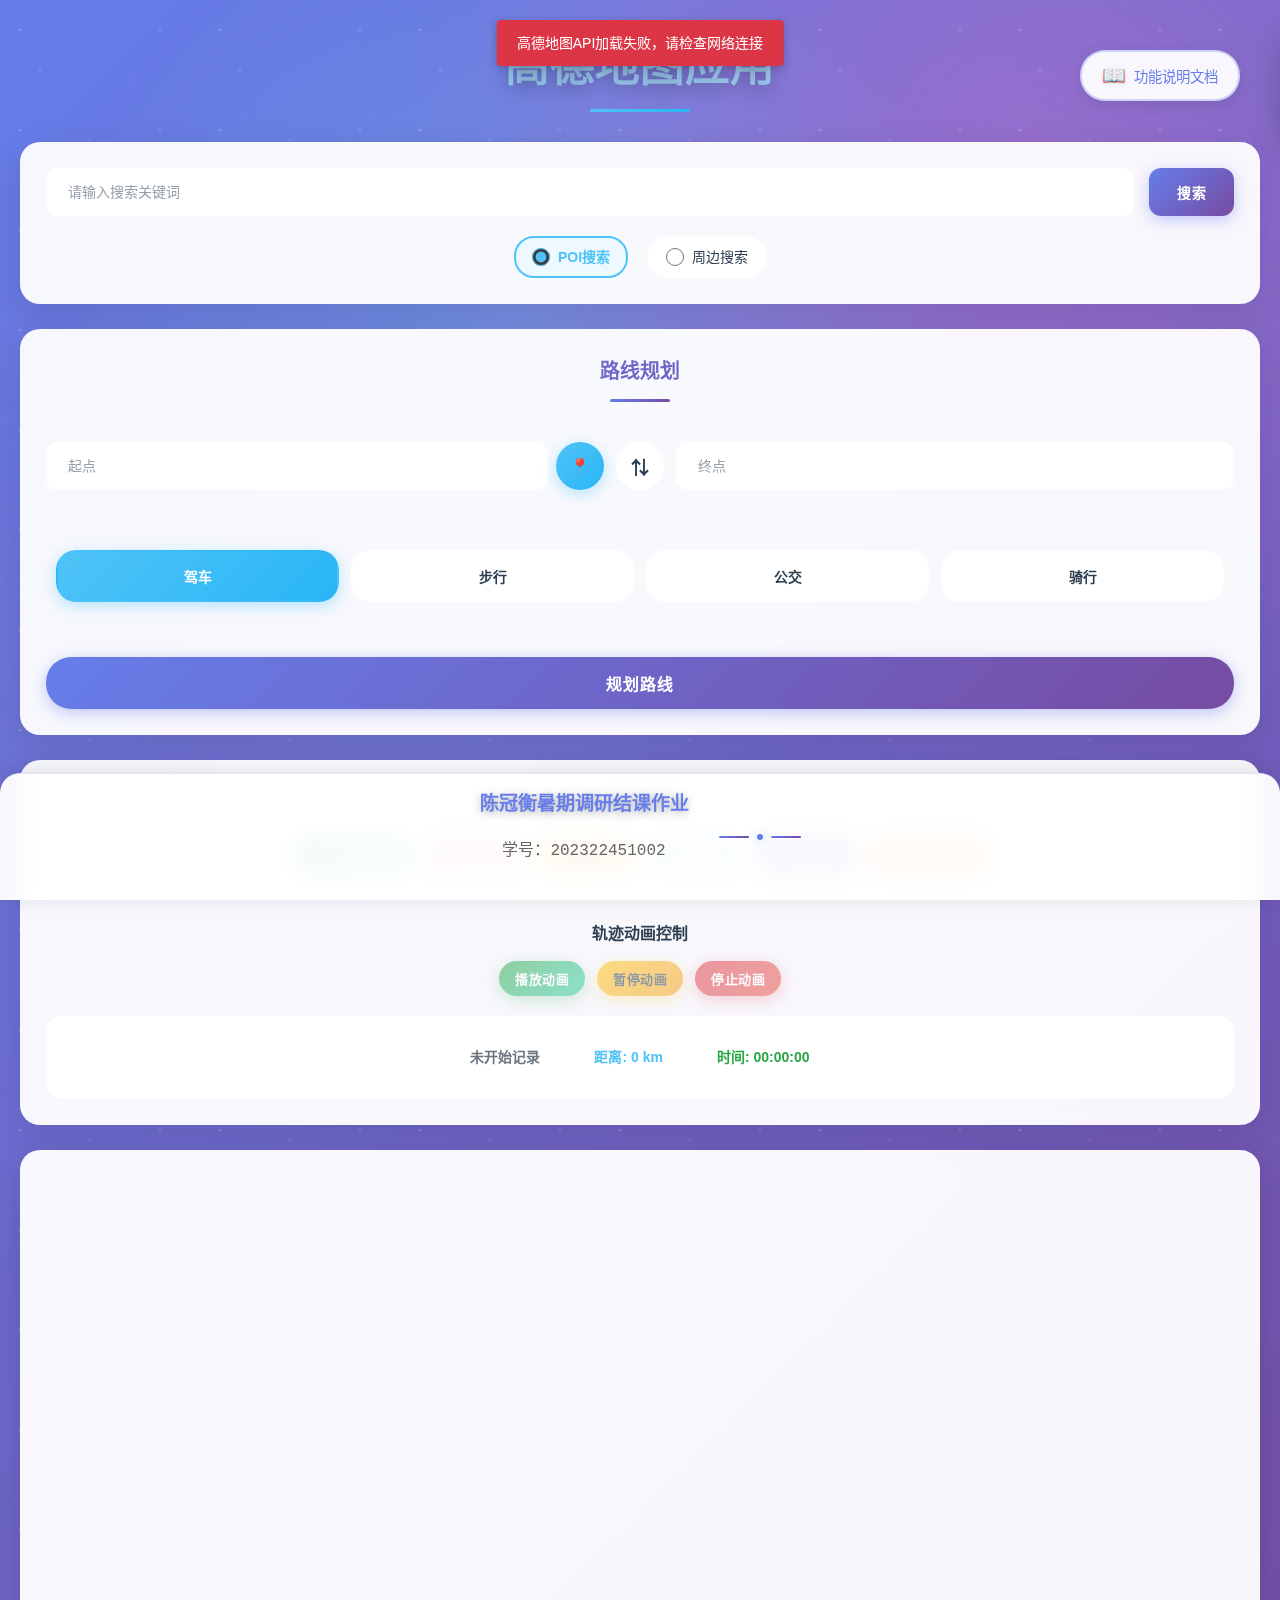
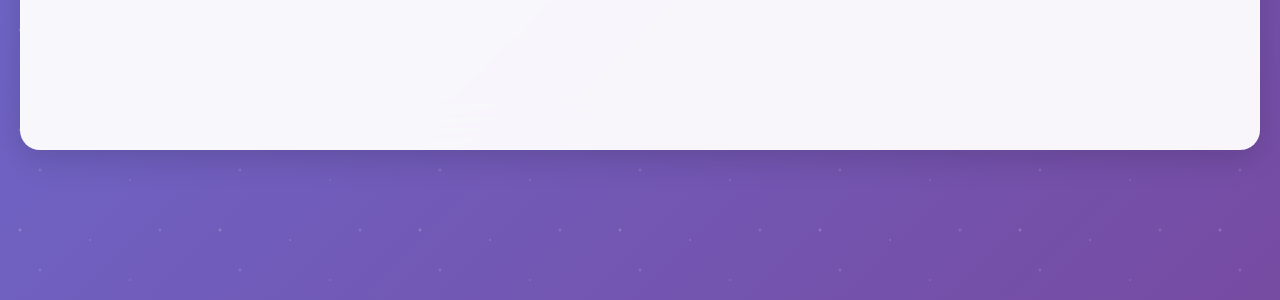
<file: 高德地图效果/index.html>
<!DOCTYPE html>
<html lang="zh-CN">
<head>
    <meta charset="UTF-8">
    <meta name="viewport" content="width=device-width, initial-scale=1.0">
    <title>高德地图应用</title>
    <!-- 引入拆分后的CSS文件 -->
    <link rel="stylesheet" href="css/base.css">
    <link rel="stylesheet" href="css/search.css">
    <link rel="stylesheet" href="css/route.css">
    <link rel="stylesheet" href="css/track.css">
    <link rel="stylesheet" href="css/map.css">
    <link rel="stylesheet" href="css/components.css">
    <link rel="stylesheet" href="css/animations.css">
</head>
<body>
    <div class="container">
        <header>
            <h1>高德地图应用</h1>
            <button id="help-btn" class="help-button" title="查看功能说明文档">
                <span class="help-icon">📖</span>
                <span class="help-text">功能说明文档</span>
            </button>
        </header>
        
        <div class="search-container">
            <div class="search-box">
                <input type="text" id="keyword" placeholder="请输入搜索关键词">
                <button id="search-btn">搜索</button>
            </div>
            <div class="search-options">
                <label><input type="radio" name="search-type" value="poi" checked><span>POI搜索</span></label>
                <label><input type="radio" name="search-type" value="around"><span>周边搜索</span></label>
            </div>
        </div>
        
        <div class="route-container">
            <div class="route-box">
                <h3>路线规划</h3>
                <div class="route-inputs">
                    <div class="input-group">
                        <input type="text" id="start-point" placeholder="起点">
                        <button id="current-location-btn" title="使用当前位置">📍</button>
                    </div>
                    <button id="swap-btn" title="交换起终点">⇅</button>
                    <div class="input-group">
                        <input type="text" id="end-point" placeholder="终点">
                    </div>
                </div>
                <div class="transport-options">
                    <button id="driving-btn" class="active">驾车</button>
                    <button id="walking-btn">步行</button>
                    <button id="transit-btn">公交</button>
                    <button id="riding-btn">骑行</button>
                </div>
                <button id="route-btn">规划路线</button>
            </div>
        </div>
        
        <div class="track-container">
            <div class="track-box">
                <h3>轨迹功能</h3>
                <div class="track-controls">
                    <button id="start-track-btn">开始记录轨迹</button>
                    <button id="stop-track-btn" disabled>停止记录</button>
                    <button id="clear-track-btn">清除轨迹</button>
                    <button id="save-track-btn" disabled>保存轨迹</button>
                    <button id="load-track-btn">加载轨迹</button>
                    <button id="demo-track-btn">加载预设轨迹</button>
                </div>
                <div class="track-animation-controls">
                    <h4>轨迹动画控制</h4>
                    <div class="animation-buttons">
                        <button id="play-track-btn" disabled>播放动画</button>
                        <button id="pause-track-btn" disabled>暂停动画</button>
                        <button id="stop-animation-btn" disabled>停止动画</button>
                    </div>
                </div>
                <div class="track-info">
                    <span id="track-status">未开始记录</span>
                    <span id="track-distance">距离: 0 km</span>
                    <span id="track-time">时间: 00:00:00</span>
                </div>
                <input type="file" id="track-file-input" accept=".json" style="display: none;">
            </div>
        </div>
        
        <div class="map-container">
            <div id="map"></div>
        </div>
        
        <div class="info-panel">
            <div class="panel-header">
                <h3>信息面板</h3>
                <button id="close-panel">×</button>
            </div>
            <div id="panel-content"></div>
        </div>
        
        <!-- 功能说明文档悬浮窗口 -->
        <div id="help-modal" class="help-modal">
            <div class="help-modal-content">
                <div class="help-modal-header">
                    <h2>📖 功能说明文档</h2>
                    <button id="close-help-modal" class="close-help-btn">×</button>
                </div>
                <div class="help-modal-body">
                    <iframe id="help-iframe" src="" frameborder="0"></iframe>
                </div>
            </div>
        </div>
    </div>
    
    <!-- 底部学生信息区域 -->
    <footer class="student-footer">
        <div class="footer-content">
            <div class="student-info">
                <span class="project-title">陈冠衡暑期调研结课作业</span>
                <span class="student-id">学号：202322451002</span>
            </div>
            <div class="footer-decoration">
                <div class="decoration-line"></div>
                <div class="decoration-dot"></div>
                <div class="decoration-line"></div>
            </div>
        </div>
    </footer>
    
    <!-- Canvas性能优化脚本 - 必须在高德地图API之前加载 -->
    <script src="js/canvas-optimizer.js"></script>
    
    <!-- 高德地图API安全密钥配置 -->
    <script type="text/javascript">
        window._AMapSecurityConfig = {
            securityJsCode: "045a4882fc3282b9bf01d689b11a06d7"
        };
        
        // 防止Chrome扩展通信错误
        window.addEventListener('error', function(e) {
            if (e.message && e.message.includes('Extension context invalidated')) {
                console.warn('Chrome扩展上下文失效，忽略此错误');
                e.preventDefault();
                return false;
            }
        });
        
        // 捕获未处理的Promise拒绝
        window.addEventListener('unhandledrejection', function(e) {
            if (e.reason && e.reason.message && e.reason.message.includes('message port closed')) {
                console.warn('消息端口关闭错误，忽略此错误');
                e.preventDefault();
                return false;
            }
        });
    </script>
    
    <!-- 高德地图API -->
    <script type="text/javascript" src="https://webapi.amap.com/maps?v=2.0&key=cc888f3fbd2b5c82cb3b842d8277c241"></script>
    <script type="text/javascript" src="https://webapi.amap.com/ui/1.1/main.js"></script>
    
    <!-- 引入拆分后的JS模块文件 -->
    <script src="js/utils.js"></script>
    <script src="js/map.js"></script>
    <script src="js/search.js"></script>
    <script src="js/route.js"></script>
    <script src="js/track.js"></script>
    <script src="js/help-modal.js"></script>
    <script src="js/app.js"></script>
</body>
</html>
</file>
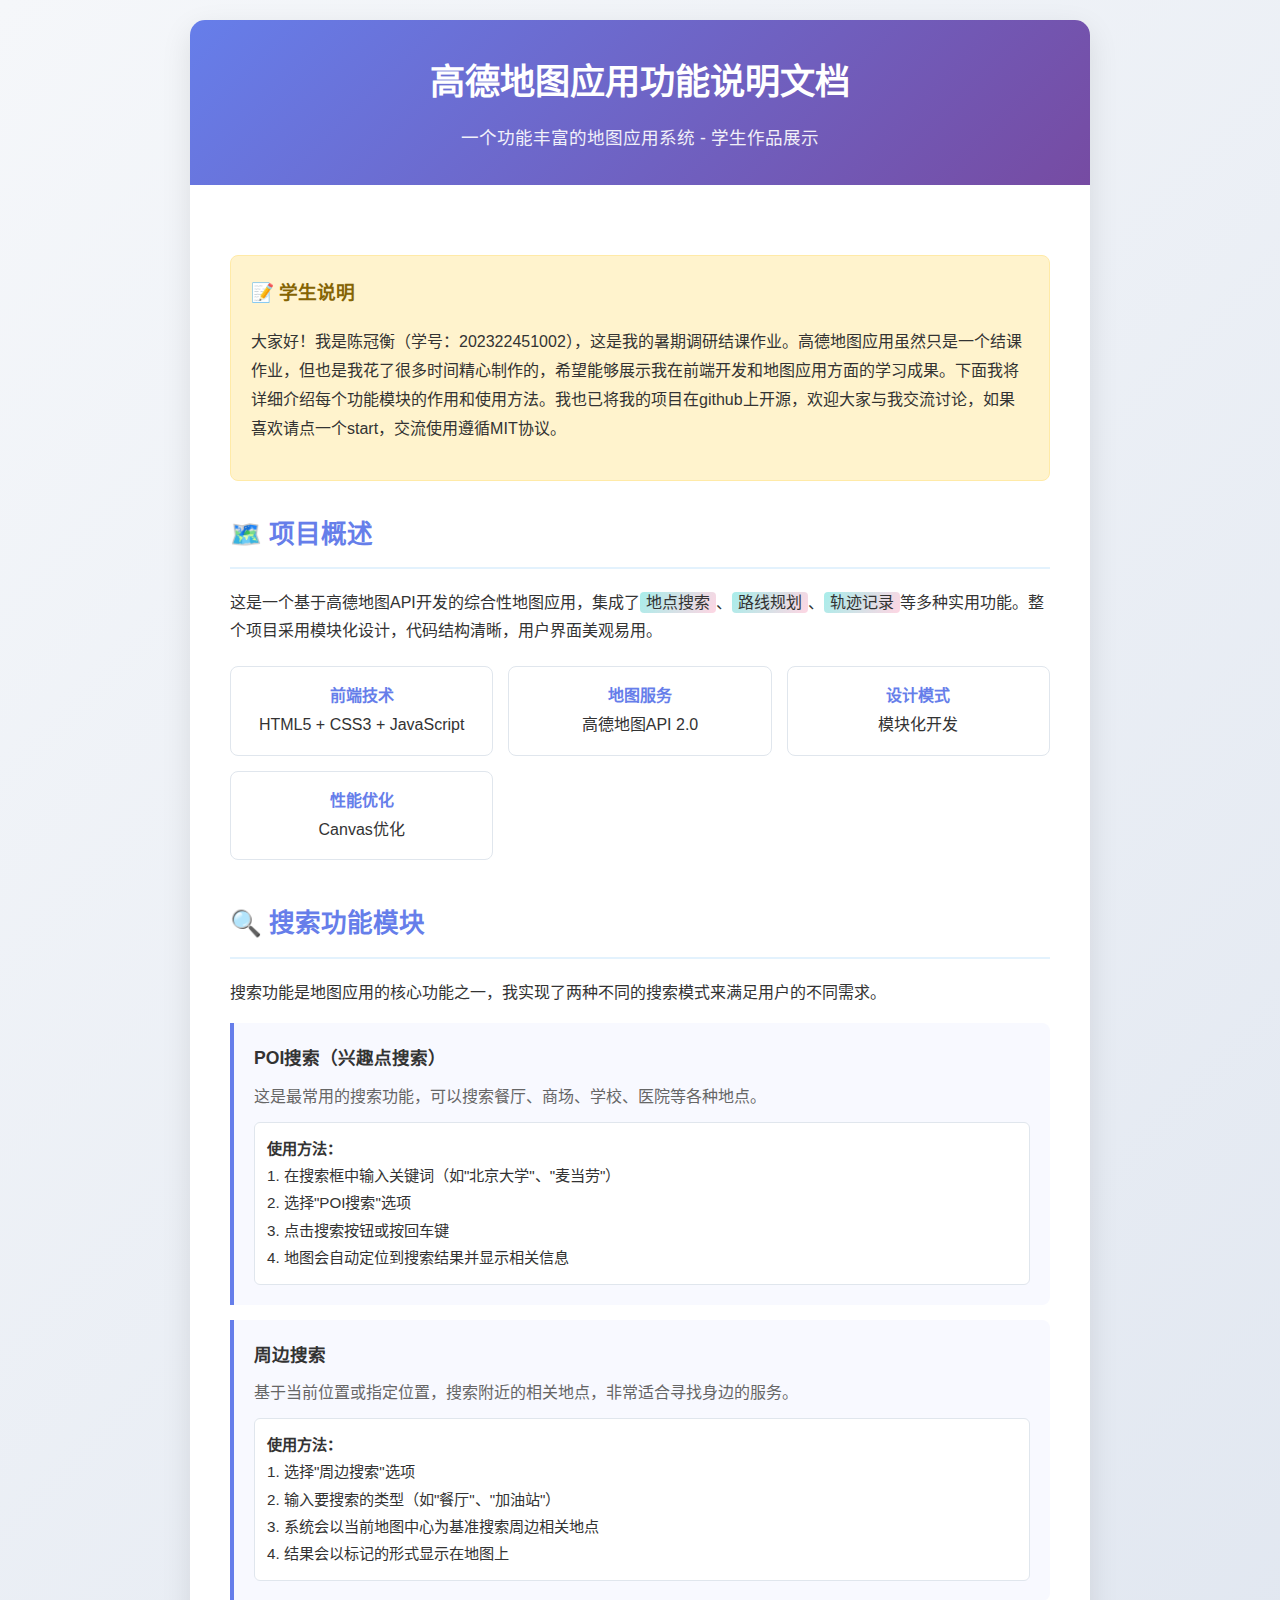
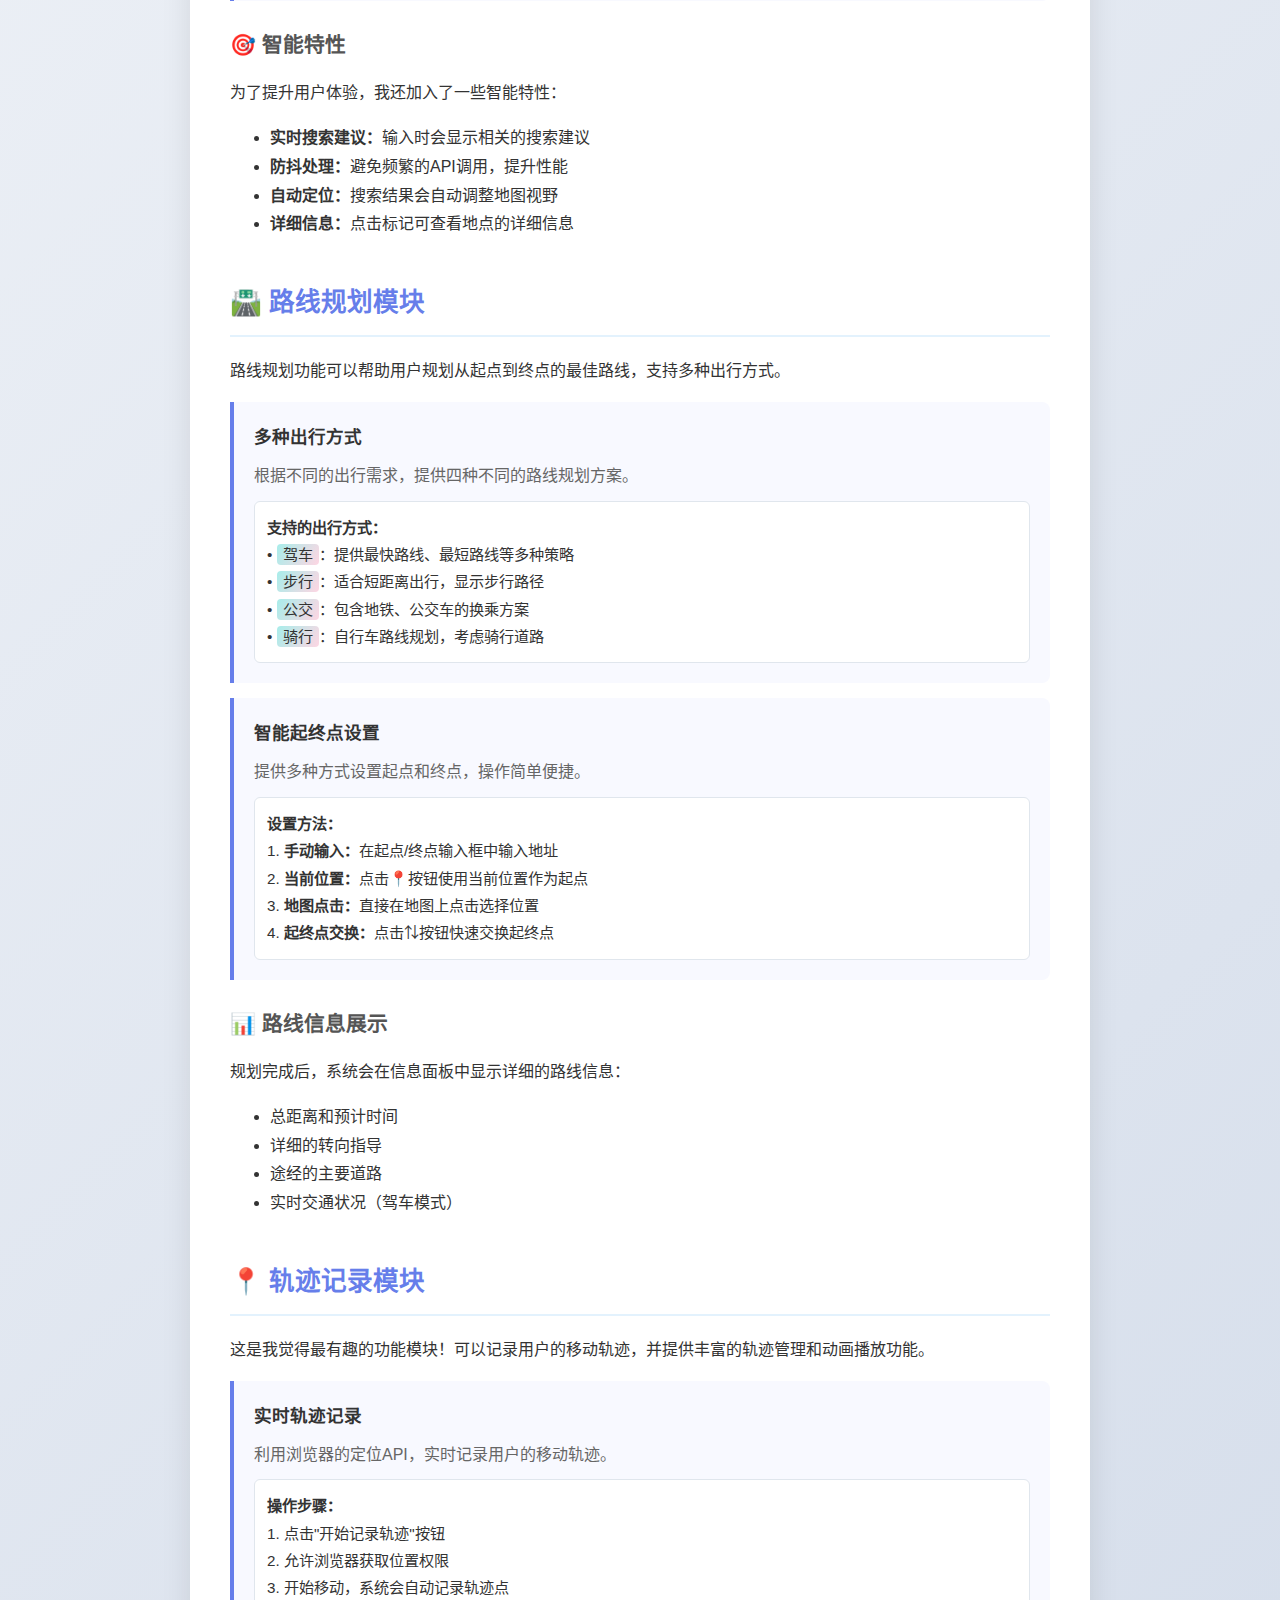
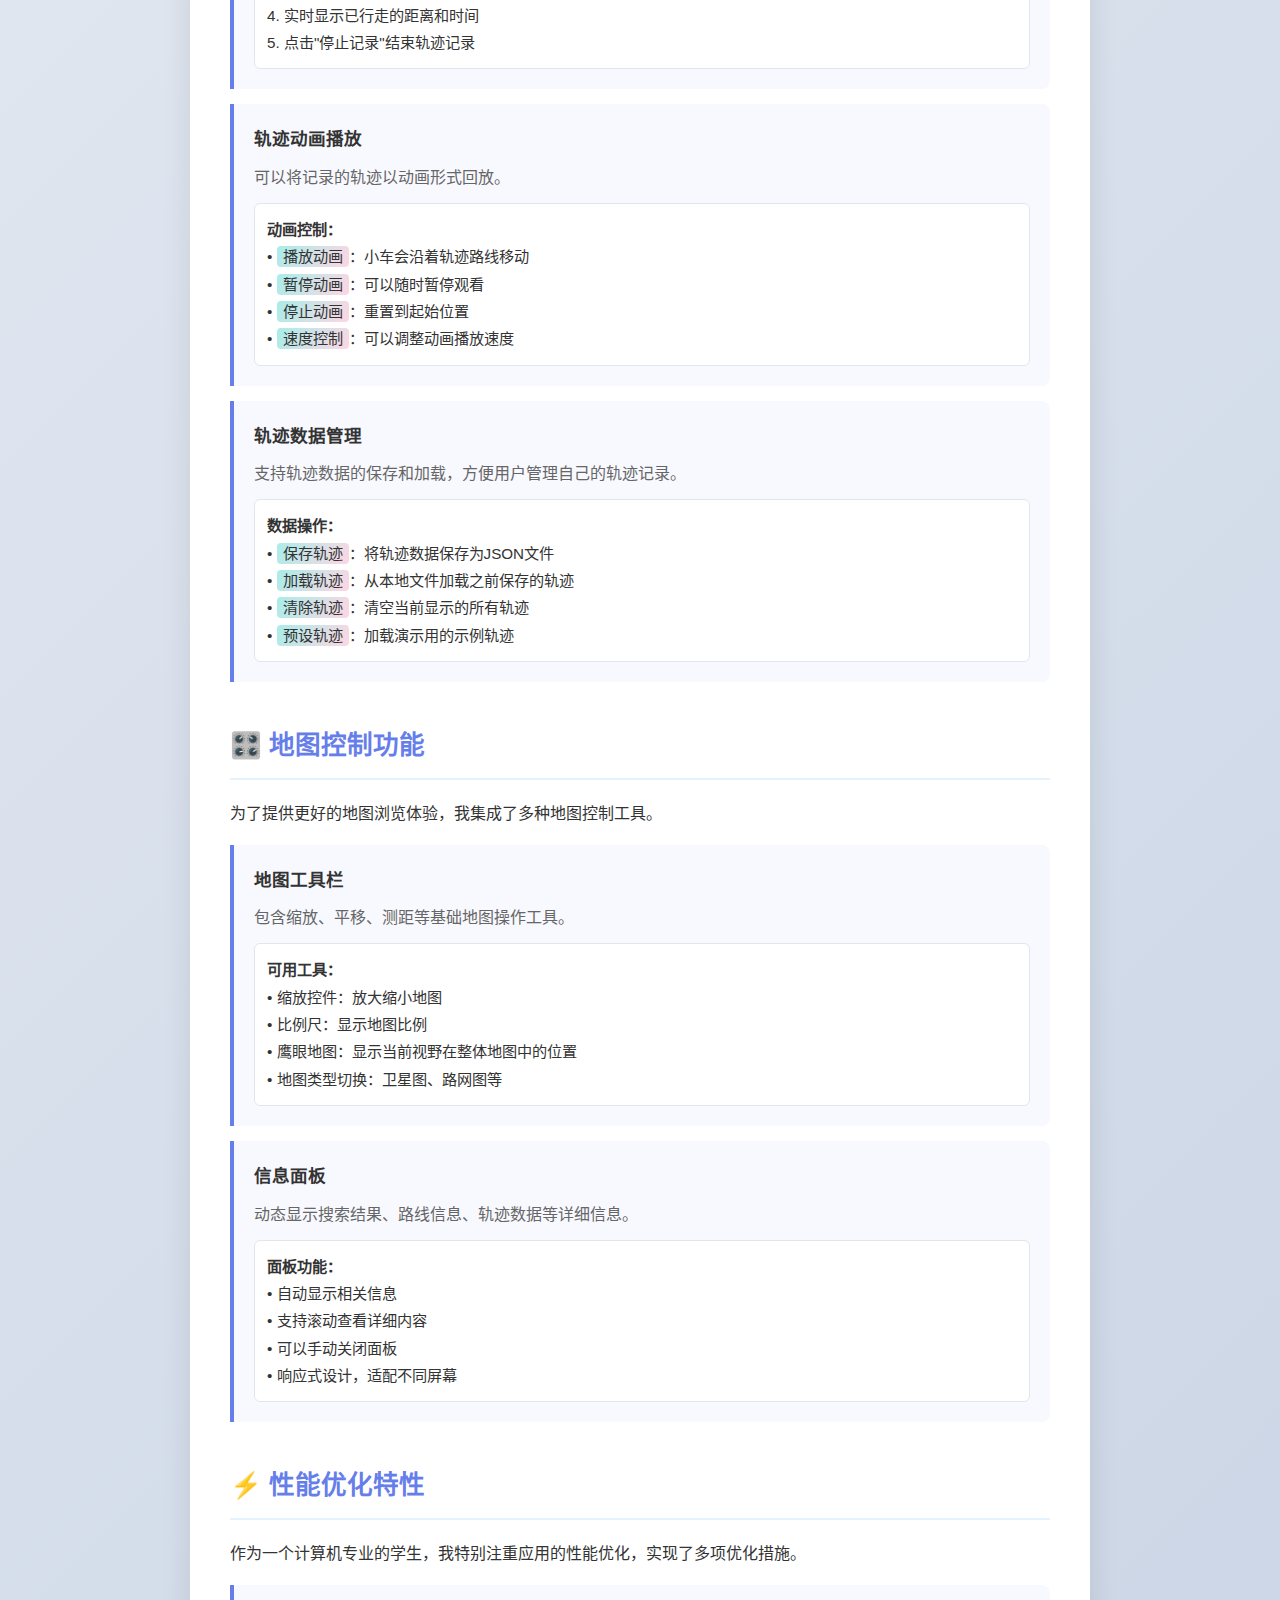
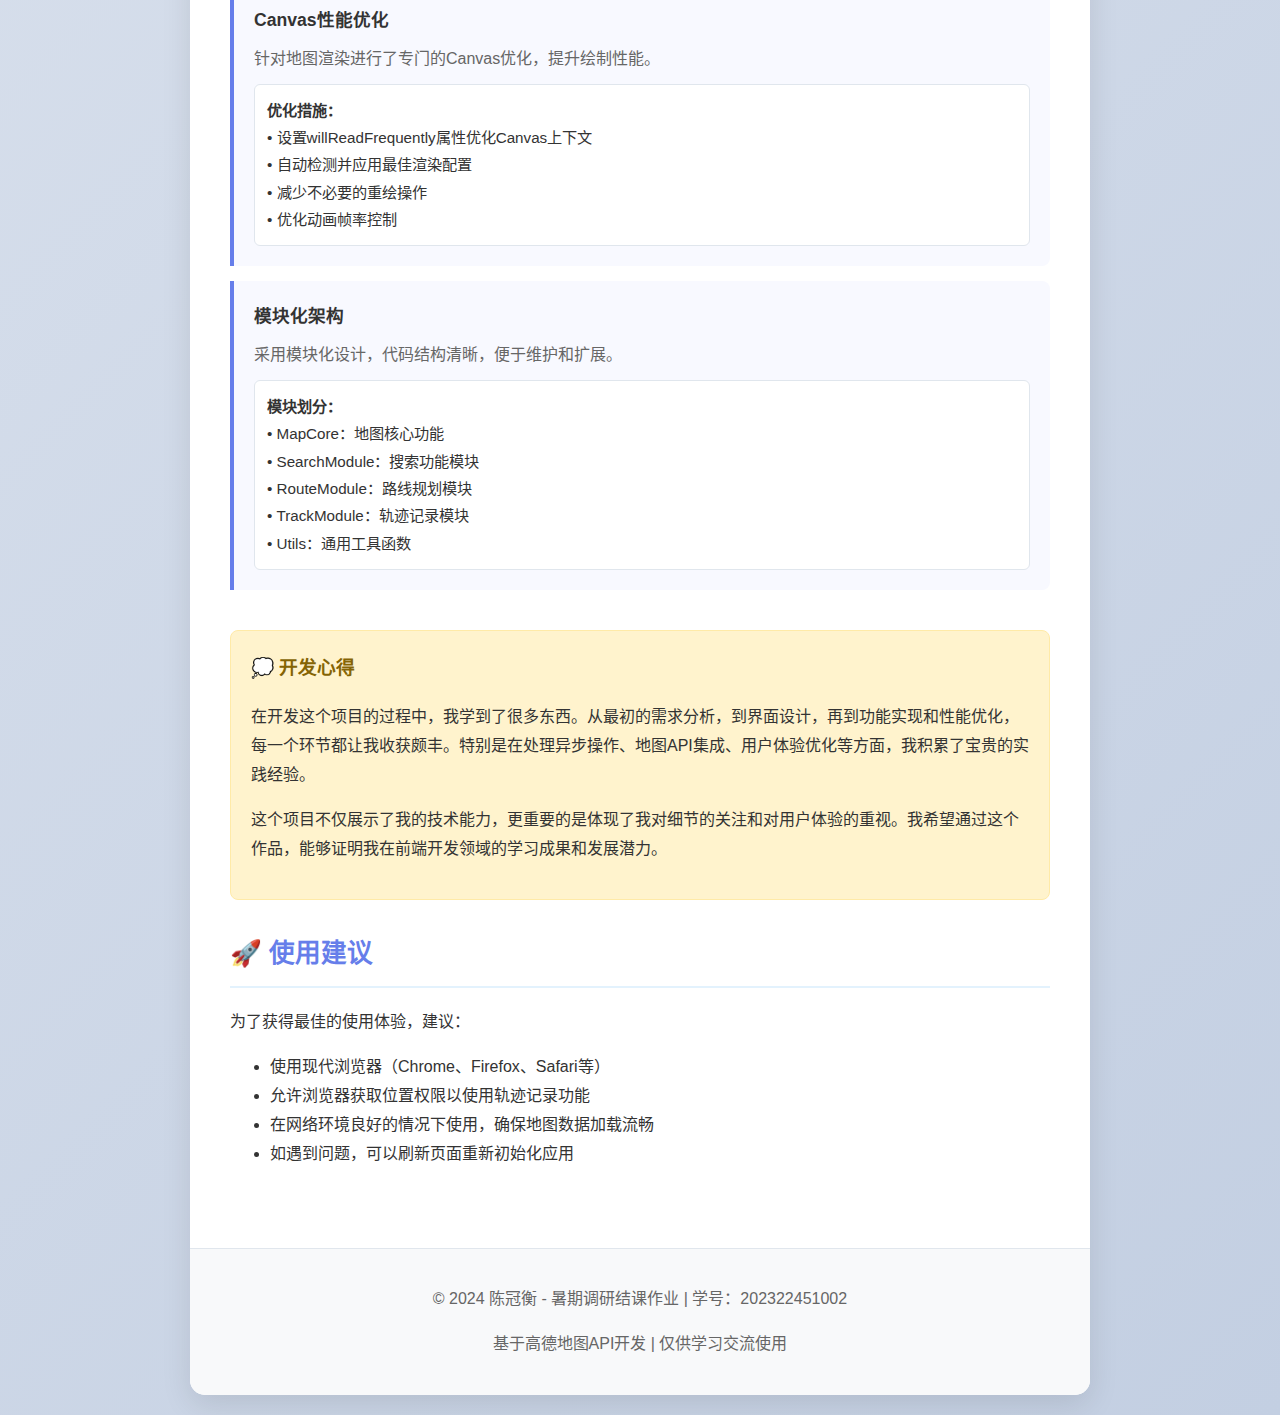
<file: 高德地图效果/docs/功能说明文档.html>
<!DOCTYPE html>
<html lang="zh-CN">
<head>
    <meta charset="UTF-8">
    <meta name="viewport" content="width=device-width, initial-scale=1.0">
    <title>高德地图应用功能说明文档</title>
    <style>
        body {
            font-family: 'Microsoft YaHei', Arial, sans-serif;
            line-height: 1.8;
            color: #333;
            background: linear-gradient(135deg, #f5f7fa 0%, #c3cfe2 100%);
            margin: 0;
            padding: 20px;
        }
        
        .document-container {
            max-width: 900px;
            margin: 0 auto;
            background: white;
            border-radius: 15px;
            box-shadow: 0 10px 30px rgba(0, 0, 0, 0.1);
            overflow: hidden;
        }
        
        .document-header {
            background: linear-gradient(135deg, #667eea 0%, #764ba2 100%);
            color: white;
            padding: 30px;
            text-align: center;
        }
        
        .document-header h1 {
            margin: 0;
            font-size: 2.2rem;
            font-weight: 600;
        }
        
        .document-header p {
            margin: 10px 0 0 0;
            opacity: 0.9;
            font-size: 1.1rem;
        }
        
        .document-content {
            padding: 40px;
        }
        
        .section {
            margin-bottom: 40px;
        }
        
        .section h2 {
            color: #667eea;
            font-size: 1.6rem;
            margin-bottom: 20px;
            padding-bottom: 10px;
            border-bottom: 2px solid #e3f2fd;
        }
        
        .section h3 {
            color: #555;
            font-size: 1.3rem;
            margin: 25px 0 15px 0;
        }
        
        .feature-item {
            background: #f8f9ff;
            border-left: 4px solid #667eea;
            padding: 20px;
            margin: 15px 0;
            border-radius: 0 8px 8px 0;
        }
        
        .feature-title {
            font-weight: 600;
            color: #333;
            margin-bottom: 8px;
            font-size: 1.1rem;
        }
        
        .feature-desc {
            color: #666;
            margin-bottom: 10px;
        }
        
        .feature-usage {
            background: #fff;
            padding: 12px;
            border-radius: 6px;
            border: 1px solid #e0e6ed;
            font-size: 0.95rem;
        }
        
        .highlight {
            background: linear-gradient(120deg, #a8edea 0%, #fed6e3 100%);
            padding: 2px 6px;
            border-radius: 4px;
            font-weight: 500;
        }
        
        .student-note {
            background: #fff3cd;
            border: 1px solid #ffeaa7;
            border-radius: 8px;
            padding: 20px;
            margin: 30px 0;
        }
        
        .student-note h3 {
            color: #856404;
            margin-top: 0;
        }
        
        .tech-stack {
            display: grid;
            grid-template-columns: repeat(auto-fit, minmax(200px, 1fr));
            gap: 15px;
            margin: 20px 0;
        }
        
        .tech-item {
            background: white;
            padding: 15px;
            border-radius: 8px;
            border: 1px solid #e0e6ed;
            text-align: center;
        }
        
        .tech-item strong {
            color: #667eea;
        }
        
        .footer {
            background: #f8f9fa;
            padding: 20px;
            text-align: center;
            color: #666;
            border-top: 1px solid #e0e6ed;
        }
    </style>
</head>
<body>
    <div class="document-container">
        <div class="document-header">
            <h1>高德地图应用功能说明文档</h1>
            <p>一个功能丰富的地图应用系统 - 学生作品展示</p>
        </div>
        
        <div class="document-content">
            <div class="student-note">
                <h3>📝 学生说明</h3>
                <p>大家好！我是陈冠衡（学号：202322451002），这是我的暑期调研结课作业。高德地图应用虽然只是一个结课作业，但也是我花了很多时间精心制作的，希望能够展示我在前端开发和地图应用方面的学习成果。下面我将详细介绍每个功能模块的作用和使用方法。我也已将我的项目在github上开源，欢迎大家与我交流讨论，如果喜欢请点一个start，交流使用遵循MIT协议。</p>
            </div>
            
            <div class="section">
                <h2>🗺️ 项目概述</h2>
                <p>这是一个基于高德地图API开发的综合性地图应用，集成了<span class="highlight">地点搜索</span>、<span class="highlight">路线规划</span>、<span class="highlight">轨迹记录</span>等多种实用功能。整个项目采用模块化设计，代码结构清晰，用户界面美观易用。</p>
                
                <div class="tech-stack">
                    <div class="tech-item">
                        <strong>前端技术</strong><br>
                        HTML5 + CSS3 + JavaScript
                    </div>
                    <div class="tech-item">
                        <strong>地图服务</strong><br>
                        高德地图API 2.0
                    </div>
                    <div class="tech-item">
                        <strong>设计模式</strong><br>
                        模块化开发
                    </div>
                    <div class="tech-item">
                        <strong>性能优化</strong><br>
                        Canvas优化
                    </div>
                </div>
            </div>
            
            <div class="section">
                <h2>🔍 搜索功能模块</h2>
                <p>搜索功能是地图应用的核心功能之一，我实现了两种不同的搜索模式来满足用户的不同需求。</p>
                
                <div class="feature-item">
                    <div class="feature-title">POI搜索（兴趣点搜索）</div>
                    <div class="feature-desc">这是最常用的搜索功能，可以搜索餐厅、商场、学校、医院等各种地点。</div>
                    <div class="feature-usage">
                        <strong>使用方法：</strong><br>
                        1. 在搜索框中输入关键词（如"北京大学"、"麦当劳"）<br>
                        2. 选择"POI搜索"选项<br>
                        3. 点击搜索按钮或按回车键<br>
                        4. 地图会自动定位到搜索结果并显示相关信息
                    </div>
                </div>
                
                <div class="feature-item">
                    <div class="feature-title">周边搜索</div>
                    <div class="feature-desc">基于当前位置或指定位置，搜索附近的相关地点，非常适合寻找身边的服务。</div>
                    <div class="feature-usage">
                        <strong>使用方法：</strong><br>
                        1. 选择"周边搜索"选项<br>
                        2. 输入要搜索的类型（如"餐厅"、"加油站"）<br>
                        3. 系统会以当前地图中心为基准搜索周边相关地点<br>
                        4. 结果会以标记的形式显示在地图上
                    </div>
                </div>
                
                <h3>🎯 智能特性</h3>
                <p>为了提升用户体验，我还加入了一些智能特性：</p>
                <ul>
                    <li><strong>实时搜索建议：</strong>输入时会显示相关的搜索建议</li>
                    <li><strong>防抖处理：</strong>避免频繁的API调用，提升性能</li>
                    <li><strong>自动定位：</strong>搜索结果会自动调整地图视野</li>
                    <li><strong>详细信息：</strong>点击标记可查看地点的详细信息</li>
                </ul>
            </div>
            
            <div class="section">
                <h2>🛣️ 路线规划模块</h2>
                <p>路线规划功能可以帮助用户规划从起点到终点的最佳路线，支持多种出行方式。</p>
                
                <div class="feature-item">
                    <div class="feature-title">多种出行方式</div>
                    <div class="feature-desc">根据不同的出行需求，提供四种不同的路线规划方案。</div>
                    <div class="feature-usage">
                        <strong>支持的出行方式：</strong><br>
                        • <span class="highlight">驾车</span>：提供最快路线、最短路线等多种策略<br>
                        • <span class="highlight">步行</span>：适合短距离出行，显示步行路径<br>
                        • <span class="highlight">公交</span>：包含地铁、公交车的换乘方案<br>
                        • <span class="highlight">骑行</span>：自行车路线规划，考虑骑行道路
                    </div>
                </div>
                
                <div class="feature-item">
                    <div class="feature-title">智能起终点设置</div>
                    <div class="feature-desc">提供多种方式设置起点和终点，操作简单便捷。</div>
                    <div class="feature-usage">
                        <strong>设置方法：</strong><br>
                        1. <strong>手动输入：</strong>在起点/终点输入框中输入地址<br>
                        2. <strong>当前位置：</strong>点击📍按钮使用当前位置作为起点<br>
                        3. <strong>地图点击：</strong>直接在地图上点击选择位置<br>
                        4. <strong>起终点交换：</strong>点击⇅按钮快速交换起终点
                    </div>
                </div>
                
                <h3>📊 路线信息展示</h3>
                <p>规划完成后，系统会在信息面板中显示详细的路线信息：</p>
                <ul>
                    <li>总距离和预计时间</li>
                    <li>详细的转向指导</li>
                    <li>途经的主要道路</li>
                    <li>实时交通状况（驾车模式）</li>
                </ul>
            </div>
            
            <div class="section">
                <h2>📍 轨迹记录模块</h2>
                <p>这是我觉得最有趣的功能模块！可以记录用户的移动轨迹，并提供丰富的轨迹管理和动画播放功能。</p>
                
                <div class="feature-item">
                    <div class="feature-title">实时轨迹记录</div>
                    <div class="feature-desc">利用浏览器的定位API，实时记录用户的移动轨迹。</div>
                    <div class="feature-usage">
                        <strong>操作步骤：</strong><br>
                        1. 点击"开始记录轨迹"按钮<br>
                        2. 允许浏览器获取位置权限<br>
                        3. 开始移动，系统会自动记录轨迹点<br>
                        4. 实时显示已行走的距离和时间<br>
                        5. 点击"停止记录"结束轨迹记录
                    </div>
                </div>
                
                <div class="feature-item">
                    <div class="feature-title">轨迹动画播放</div>
                    <div class="feature-desc">可以将记录的轨迹以动画形式回放。</div>
                    <div class="feature-usage">
                        <strong>动画控制：</strong><br>
                        • <span class="highlight">播放动画</span>：小车会沿着轨迹路线移动<br>
                        • <span class="highlight">暂停动画</span>：可以随时暂停观看<br>
                        • <span class="highlight">停止动画</span>：重置到起始位置<br>
                        • <span class="highlight">速度控制</span>：可以调整动画播放速度
                    </div>
                </div>
                
                <div class="feature-item">
                    <div class="feature-title">轨迹数据管理</div>
                    <div class="feature-desc">支持轨迹数据的保存和加载，方便用户管理自己的轨迹记录。</div>
                    <div class="feature-usage">
                        <strong>数据操作：</strong><br>
                        • <span class="highlight">保存轨迹</span>：将轨迹数据保存为JSON文件<br>
                        • <span class="highlight">加载轨迹</span>：从本地文件加载之前保存的轨迹<br>
                        • <span class="highlight">清除轨迹</span>：清空当前显示的所有轨迹<br>
                        • <span class="highlight">预设轨迹</span>：加载演示用的示例轨迹
                    </div>
                </div>
            </div>
            
            <div class="section">
                <h2>🎛️ 地图控制功能</h2>
                <p>为了提供更好的地图浏览体验，我集成了多种地图控制工具。</p>
                
                <div class="feature-item">
                    <div class="feature-title">地图工具栏</div>
                    <div class="feature-desc">包含缩放、平移、测距等基础地图操作工具。</div>
                    <div class="feature-usage">
                        <strong>可用工具：</strong><br>
                        • 缩放控件：放大缩小地图<br>
                        • 比例尺：显示地图比例<br>
                        • 鹰眼地图：显示当前视野在整体地图中的位置<br>
                        • 地图类型切换：卫星图、路网图等
                    </div>
                </div>
                
                <div class="feature-item">
                    <div class="feature-title">信息面板</div>
                    <div class="feature-desc">动态显示搜索结果、路线信息、轨迹数据等详细信息。</div>
                    <div class="feature-usage">
                        <strong>面板功能：</strong><br>
                        • 自动显示相关信息<br>
                        • 支持滚动查看详细内容<br>
                        • 可以手动关闭面板<br>
                        • 响应式设计，适配不同屏幕
                    </div>
                </div>
            </div>
            
            <div class="section">
                <h2>⚡ 性能优化特性</h2>
                <p>作为一个计算机专业的学生，我特别注重应用的性能优化，实现了多项优化措施。</p>
                
                <div class="feature-item">
                    <div class="feature-title">Canvas性能优化</div>
                    <div class="feature-desc">针对地图渲染进行了专门的Canvas优化，提升绘制性能。</div>
                    <div class="feature-usage">
                        <strong>优化措施：</strong><br>
                        • 设置willReadFrequently属性优化Canvas上下文<br>
                        • 自动检测并应用最佳渲染配置<br>
                        • 减少不必要的重绘操作<br>
                        • 优化动画帧率控制
                    </div>
                </div>
                
                <div class="feature-item">
                    <div class="feature-title">模块化架构</div>
                    <div class="feature-desc">采用模块化设计，代码结构清晰，便于维护和扩展。</div>
                    <div class="feature-usage">
                        <strong>模块划分：</strong><br>
                        • MapCore：地图核心功能<br>
                        • SearchModule：搜索功能模块<br>
                        • RouteModule：路线规划模块<br>
                        • TrackModule：轨迹记录模块<br>
                        • Utils：通用工具函数
                    </div>
                </div>
            </div>
            
            <div class="student-note">
                <h3>💭 开发心得</h3>
                <p>在开发这个项目的过程中，我学到了很多东西。从最初的需求分析，到界面设计，再到功能实现和性能优化，每一个环节都让我收获颇丰。特别是在处理异步操作、地图API集成、用户体验优化等方面，我积累了宝贵的实践经验。</p>
                <p>这个项目不仅展示了我的技术能力，更重要的是体现了我对细节的关注和对用户体验的重视。我希望通过这个作品，能够证明我在前端开发领域的学习成果和发展潜力。</p>
            </div>
            
            <div class="section">
                <h2>🚀 使用建议</h2>
                <p>为了获得最佳的使用体验，建议：</p>
                <ul>
                    <li>使用现代浏览器（Chrome、Firefox、Safari等）</li>
                    <li>允许浏览器获取位置权限以使用轨迹记录功能</li>
                    <li>在网络环境良好的情况下使用，确保地图数据加载流畅</li>
                    <li>如遇到问题，可以刷新页面重新初始化应用</li>
                </ul>
            </div>
        </div>
        
        <div class="footer">
            <p>© 2024 陈冠衡 - 暑期调研结课作业 | 学号：202322451002</p>
            <p>基于高德地图API开发 | 仅供学习交流使用</p>
        </div>
    </div>
</body>
</html>
</file>
<file: 高德地图效果/css/base.css>
/* 基础样式重置 */
* {
    margin: 0;
    padding: 0;
    box-sizing: border-box;
    font-family: 'Inter', 'Microsoft YaHei', -apple-system, BlinkMacSystemFont, 'Segoe UI', Roboto, sans-serif;
}

body {
    background: linear-gradient(135deg, #667eea 0%, #764ba2 100%);
    min-height: 100vh;
    color: #2c3e50;
    line-height: 1.6;
    overflow-x: hidden;
}

.container {
    max-width: 1400px;
    margin: 0 auto;
    padding: 30px 20px;
    position: relative;
}

header {
    text-align: center;
    margin-bottom: 40px;
    position: relative;
}

header h1 {
    color: #ffffff;
    font-size: 2.8rem;
    font-weight: 700;
    text-shadow: 0 4px 20px rgba(0, 0, 0, 0.3);
    margin-bottom: 10px;
    background: linear-gradient(45deg, #ffffff, #e3f2fd);
    -webkit-background-clip: text;
    -webkit-text-fill-color: transparent;
    background-clip: text;
}

header::after {
    content: '';
    position: absolute;
    bottom: -10px;
    left: 50%;
    transform: translateX(-50%);
    width: 100px;
    height: 3px;
    background: linear-gradient(90deg, #4fc3f7, #29b6f6);
    border-radius: 2px;
}

/* 通用按钮样式 */
.btn {
    padding: 12px 24px;
    border: none;
    border-radius: 12px;
    cursor: pointer;
    font-size: 14px;
    font-weight: 600;
    transition: all 0.3s cubic-bezier(0.4, 0, 0.2, 1);
    outline: none;
    position: relative;
    overflow: hidden;
    text-transform: uppercase;
    letter-spacing: 0.5px;
}

.btn::before {
    content: '';
    position: absolute;
    top: 0;
    left: -100%;
    width: 100%;
    height: 100%;
    background: linear-gradient(90deg, transparent, rgba(255, 255, 255, 0.2), transparent);
    transition: left 0.5s;
}

.btn:hover::before {
    left: 100%;
}

.btn-primary {
    background: linear-gradient(135deg, #667eea 0%, #764ba2 100%);
    color: white;
    box-shadow: 0 4px 15px rgba(102, 126, 234, 0.4);
}

.btn-primary:hover {
    transform: translateY(-2px);
    box-shadow: 0 8px 25px rgba(102, 126, 234, 0.6);
}

.btn-secondary {
    background: rgba(255, 255, 255, 0.9);
    color: #2c3e50;
    border: 2px solid rgba(255, 255, 255, 0.3);
    backdrop-filter: blur(10px);
}

.btn-secondary:hover {
    background: rgba(255, 255, 255, 1);
    transform: translateY(-2px);
    box-shadow: 0 8px 25px rgba(0, 0, 0, 0.1);
}

.btn-secondary.active {
    background: linear-gradient(135deg, #4fc3f7 0%, #29b6f6 100%);
    color: white;
    border-color: transparent;
    box-shadow: 0 4px 15px rgba(79, 195, 247, 0.4);
}

/* 通用输入框样式 */
.form-input {
    padding: 14px 20px;
    border: 2px solid rgba(255, 255, 255, 0.3);
    border-radius: 12px;
    font-size: 14px;
    outline: none;
    transition: all 0.3s cubic-bezier(0.4, 0, 0.2, 1);
    background: rgba(255, 255, 255, 0.9);
    backdrop-filter: blur(10px);
    color: #2c3e50;
}

.form-input:focus {
    border-color: #4fc3f7;
    background: rgba(255, 255, 255, 1);
    box-shadow: 0 0 0 3px rgba(79, 195, 247, 0.1);
    transform: translateY(-1px);
}

.form-input::placeholder {
    color: #7b8794;
    opacity: 0.8;
}

/* 通用容器样式 */
.panel {
    background: rgba(255, 255, 255, 0.95);
    padding: 25px;
    border-radius: 20px;
    box-shadow: 0 8px 32px rgba(0, 0, 0, 0.1);
    margin-bottom: 25px;
    backdrop-filter: blur(20px);
    border: 1px solid rgba(255, 255, 255, 0.2);
    transition: all 0.3s cubic-bezier(0.4, 0, 0.2, 1);
}

.panel:hover {
    transform: translateY(-2px);
    box-shadow: 0 12px 40px rgba(0, 0, 0, 0.15);
}

/* 底部学生信息样式 */
.student-footer {
    margin-top: 50px;
    padding: 30px 0;
    background: rgba(255, 255, 255, 0.1);
    backdrop-filter: blur(20px);
    border-radius: 20px 20px 0 0;
    border-top: 1px solid rgba(255, 255, 255, 0.2);
}

.footer-content {
    text-align: center;
    position: relative;
}

.student-info {
    display: flex;
    flex-direction: column;
    align-items: center;
    gap: 8px;
    margin-bottom: 20px;
}

.project-title {
    font-size: 1.2rem;
    font-weight: 600;
    color: #ffffff;
    text-shadow: 0 2px 10px rgba(0, 0, 0, 0.3);
}

.student-id {
    font-size: 1rem;
    color: rgba(255, 255, 255, 0.9);
    font-weight: 500;
}

.footer-decoration {
    display: flex;
    align-items: center;
    justify-content: center;
    gap: 15px;
}

.decoration-line {
    width: 60px;
    height: 2px;
    background: linear-gradient(90deg, transparent, #4fc3f7, transparent);
    border-radius: 1px;
}

.decoration-dot {
    width: 8px;
    height: 8px;
    background: #4fc3f7;
    border-radius: 50%;
    box-shadow: 0 0 10px rgba(79, 195, 247, 0.5);
}

/* 响应式设计 */
@media (max-width: 768px) {
    .container {
        padding: 20px 15px;
    }
    
    header h1 {
        font-size: 2.2rem;
    }
    
    .panel {
        padding: 20px;
        margin-bottom: 20px;
    }
    
    .project-title {
        font-size: 1.1rem;
    }
    
    .student-id {
        font-size: 0.9rem;
    }
}
</file>
<file: 高德地图效果/css/search.css>
/* 搜索功能样式 */
.search-container {
    background: rgba(255, 255, 255, 0.95);
    padding: 25px;
    border-radius: 20px;
    box-shadow: 0 8px 32px rgba(0, 0, 0, 0.1);
    margin-bottom: 25px;
    backdrop-filter: blur(20px);
    border: 1px solid rgba(255, 255, 255, 0.2);
    transition: all 0.3s cubic-bezier(0.4, 0, 0.2, 1);
}

.search-container:hover {
    transform: translateY(-2px);
    box-shadow: 0 12px 40px rgba(0, 0, 0, 0.15);
}

.search-box {
    display: flex;
    gap: 15px;
    margin-bottom: 20px;
    align-items: stretch;
}

#keyword {
    flex: 1;
    padding: 14px 20px;
    border: 2px solid rgba(255, 255, 255, 0.3);
    border-radius: 12px;
    font-size: 14px;
    outline: none;
    transition: all 0.3s cubic-bezier(0.4, 0, 0.2, 1);
    background: rgba(255, 255, 255, 0.9);
    backdrop-filter: blur(10px);
    color: #2c3e50;
}

#keyword:focus {
    border-color: #4fc3f7;
    background: rgba(255, 255, 255, 1);
    box-shadow: 0 0 0 3px rgba(79, 195, 247, 0.1);
    transform: translateY(-1px);
}

#keyword::placeholder {
    color: #7b8794;
    opacity: 0.8;
}

#search-btn {
    padding: 14px 28px;
    background: linear-gradient(135deg, #667eea 0%, #764ba2 100%);
    color: white;
    border: none;
    border-radius: 12px;
    cursor: pointer;
    font-size: 14px;
    font-weight: 600;
    transition: all 0.3s cubic-bezier(0.4, 0, 0.2, 1);
    text-transform: uppercase;
    letter-spacing: 0.5px;
    box-shadow: 0 4px 15px rgba(102, 126, 234, 0.4);
    position: relative;
    overflow: hidden;
}

#search-btn::before {
    content: '';
    position: absolute;
    top: 0;
    left: -100%;
    width: 100%;
    height: 100%;
    background: linear-gradient(90deg, transparent, rgba(255, 255, 255, 0.2), transparent);
    transition: left 0.5s;
}

#search-btn:hover::before {
    left: 100%;
}

#search-btn:hover {
    transform: translateY(-2px);
    box-shadow: 0 8px 25px rgba(102, 126, 234, 0.6);
}

.search-options {
    display: flex;
    gap: 20px;
    justify-content: center;
    flex-wrap: wrap;
}

.search-options label {
    display: flex;
    align-items: center;
    gap: 8px;
    cursor: pointer;
    font-size: 14px;
    font-weight: 500;
    color: #2c3e50;
    padding: 8px 16px;
    border-radius: 20px;
    transition: all 0.3s cubic-bezier(0.4, 0, 0.2, 1);
    background: rgba(255, 255, 255, 0.5);
    border: 2px solid transparent;
    backdrop-filter: blur(10px);
}

.search-options label:hover {
    background: rgba(255, 255, 255, 0.8);
    transform: translateY(-1px);
    box-shadow: 0 4px 12px rgba(0, 0, 0, 0.1);
}

.search-options input[type="radio"] {
    margin: 0;
    width: 18px;
    height: 18px;
    accent-color: #4fc3f7;
    cursor: pointer;
}

.search-options input[type="radio"]:checked + span {
    color: #4fc3f7;
    font-weight: 600;
}

.search-options label:has(input[type="radio"]:checked) {
    background: rgba(79, 195, 247, 0.1);
    border-color: #4fc3f7;
    color: #4fc3f7;
}

/* 搜索结果样式 */
.search-results {
    max-height: 300px;
    overflow-y: auto;
}

.search-result-item {
    padding: 10px;
    border-bottom: 1px solid #eee;
    cursor: pointer;
    transition: background-color 0.2s;
}

.search-result-item:hover {
    background-color: #f8f9fa;
}

.search-result-item:last-child {
    border-bottom: none;
}

.search-result-title {
    font-weight: bold;
    color: #0091ff;
    margin-bottom: 5px;
}

.search-result-address {
    color: #666;
    font-size: 13px;
    margin-bottom: 3px;
}

.search-result-type {
    color: #999;
    font-size: 12px;
}

/* 响应式设计 */
@media (max-width: 768px) {
    .search-box {
        flex-direction: column;
    }
    
    .search-box input {
        border-radius: 4px;
        margin-bottom: 10px;
    }
    
    .search-box button {
        border-radius: 4px;
    }
    
    .search-options {
        flex-direction: column;
        gap: 10px;
    }
}
</file>
<file: 高德地图效果/css/route.css>
/* 路线规划样式 */
.route-container {
    background: rgba(255, 255, 255, 0.95);
    padding: 25px;
    border-radius: 20px;
    box-shadow: 0 8px 32px rgba(0, 0, 0, 0.1);
    margin-bottom: 25px;
    backdrop-filter: blur(20px);
    border: 1px solid rgba(255, 255, 255, 0.2);
    transition: all 0.3s cubic-bezier(0.4, 0, 0.2, 1);
}

.route-container:hover {
    transform: translateY(-2px);
    box-shadow: 0 12px 40px rgba(0, 0, 0, 0.15);
}

.route-box {
    display: flex;
    flex-direction: column;
    gap: 15px;
}

.route-box h3 {
    margin: 0 0 25px 0;
    color: #2c3e50;
    font-size: 20px;
    font-weight: 700;
    text-align: center;
    background: linear-gradient(135deg, #667eea 0%, #764ba2 100%);
    -webkit-background-clip: text;
    -webkit-text-fill-color: transparent;
    background-clip: text;
    position: relative;
    padding-bottom: 15px;
}

.route-box h3::after {
    content: '';
    position: absolute;
    bottom: 0;
    left: 50%;
    transform: translateX(-50%);
    width: 60px;
    height: 3px;
    background: linear-gradient(135deg, #667eea 0%, #764ba2 100%);
    border-radius: 2px;
}

.route-inputs {
    display: flex;
    align-items: stretch;
    gap: 12px;
    margin-bottom: 20px;
    position: relative;
}

.input-group {
    flex: 1;
    position: relative;
    display: flex;
    align-items: center;
    gap: 8px;
}

.input-group input {
    width: 100%;
    padding: 14px 20px;
    border: 2px solid rgba(255, 255, 255, 0.3);
    border-radius: 12px;
    font-size: 14px;
    outline: none;
    transition: all 0.3s cubic-bezier(0.4, 0, 0.2, 1);
    background: rgba(255, 255, 255, 0.9);
    backdrop-filter: blur(10px);
    color: #2c3e50;
}

.input-group input:focus {
    border-color: #4fc3f7;
    background: rgba(255, 255, 255, 1);
    box-shadow: 0 0 0 3px rgba(79, 195, 247, 0.1);
    transform: translateY(-1px);
}

.input-group input::placeholder {
    color: #7b8794;
    opacity: 0.8;
}

/* 移除重复的input样式定义，使用.input-group input的样式 */

#current-location-btn {
    padding: 12px;
    background: linear-gradient(135deg, #4fc3f7 0%, #29b6f6 100%);
    color: white;
    border: none;
    border-radius: 50%;
    cursor: pointer;
    font-size: 16px;
    transition: all 0.3s cubic-bezier(0.4, 0, 0.2, 1);
    width: 48px;
    height: 48px;
    display: flex;
    align-items: center;
    justify-content: center;
    box-shadow: 0 4px 15px rgba(79, 195, 247, 0.4);
    position: relative;
    overflow: hidden;
    flex-shrink: 0;
}

#current-location-btn::before {
    content: '';
    position: absolute;
    top: 0;
    left: -100%;
    width: 100%;
    height: 100%;
    background: linear-gradient(90deg, transparent, rgba(255, 255, 255, 0.2), transparent);
    transition: left 0.5s;
}

#current-location-btn:hover::before {
    left: 100%;
}

#current-location-btn:hover {
    transform: translateY(-2px);
    box-shadow: 0 8px 25px rgba(79, 195, 247, 0.6);
}

#current-location-btn:disabled {
    background: #ccc;
    cursor: not-allowed;
    transform: none;
    box-shadow: none;
}

#swap-btn {
    padding: 12px;
    background: rgba(255, 255, 255, 0.9);
    color: #2c3e50;
    border: 2px solid rgba(255, 255, 255, 0.3);
    border-radius: 50%;
    cursor: pointer;
    font-size: 18px;
    transition: all 0.3s cubic-bezier(0.4, 0, 0.2, 1);
    width: 48px;
    height: 48px;
    display: flex;
    align-items: center;
    justify-content: center;
    backdrop-filter: blur(10px);
    font-weight: 600;
    flex-shrink: 0;
    align-self: center;
}

#swap-btn:hover {
    background: rgba(255, 255, 255, 1);
    transform: translateY(-2px) rotate(180deg);
    box-shadow: 0 8px 25px rgba(0, 0, 0, 0.1);
    border-color: #4fc3f7;
}

.transport-options {
    display: grid;
    grid-template-columns: repeat(auto-fit, minmax(80px, 1fr));
    gap: 12px;
    margin: 25px 0;
    padding: 0 10px;
}

.transport-options button {
    padding: 14px 16px;
    background: rgba(255, 255, 255, 0.9);
    color: #2c3e50;
    border: 2px solid rgba(255, 255, 255, 0.3);
    border-radius: 20px;
    cursor: pointer;
    font-size: 14px;
    font-weight: 600;
    transition: all 0.3s cubic-bezier(0.4, 0, 0.2, 1);
    backdrop-filter: blur(10px);
    position: relative;
    overflow: hidden;
    text-align: center;
    white-space: nowrap;
}

.transport-options button::before {
    content: '';
    position: absolute;
    top: 0;
    left: -100%;
    width: 100%;
    height: 100%;
    background: linear-gradient(90deg, transparent, rgba(255, 255, 255, 0.2), transparent);
    transition: left 0.5s;
}

.transport-options button:hover::before {
    left: 100%;
}

.transport-options button:hover {
    background: rgba(255, 255, 255, 1);
    transform: translateY(-2px);
    box-shadow: 0 8px 25px rgba(0, 0, 0, 0.1);
}

.transport-options button.active {
    background: linear-gradient(135deg, #4fc3f7 0%, #29b6f6 100%);
    color: white;
    border-color: transparent;
    box-shadow: 0 4px 15px rgba(79, 195, 247, 0.4);
}

.transport-options button.active:hover {
    transform: translateY(-2px);
    box-shadow: 0 8px 25px rgba(79, 195, 247, 0.6);
}

#route-btn {
    padding: 14px 32px;
    background: linear-gradient(135deg, #667eea 0%, #764ba2 100%);
    color: white;
    border: none;
    border-radius: 25px;
    cursor: pointer;
    font-size: 16px;
    font-weight: 700;
    transition: all 0.3s cubic-bezier(0.4, 0, 0.2, 1);
    margin-top: 15px;
    text-transform: uppercase;
    letter-spacing: 1px;
    box-shadow: 0 4px 15px rgba(102, 126, 234, 0.4);
    position: relative;
    overflow: hidden;
    width: 100%;
}

#route-btn::before {
    content: '';
    position: absolute;
    top: 0;
    left: -100%;
    width: 100%;
    height: 100%;
    background: linear-gradient(90deg, transparent, rgba(255, 255, 255, 0.2), transparent);
    transition: left 0.5s;
}

#route-btn:hover::before {
    left: 100%;
}

#route-btn:hover {
    transform: translateY(-2px);
    box-shadow: 0 8px 25px rgba(102, 126, 234, 0.6);
}

#route-btn:disabled {
    background: #ccc;
    cursor: not-allowed;
    transform: none;
    box-shadow: none;
}

/* 路线信息样式 */
.route-info {
    margin-top: 10px;
    padding: 10px;
    background-color: #f9f9f9;
    border-radius: 4px;
    border-left: 3px solid #0091ff;
}

.route-info .distance {
    font-weight: bold;
    color: #0091ff;
    margin-bottom: 5px;
}

.route-info .duration {
    color: #666;
    margin-bottom: 5px;
}

.route-steps {
    margin-top: 10px;
}

.route-step {
    padding: 8px 0;
    border-bottom: 1px dashed #eee;
    font-size: 13px;
}

.route-step:last-child {
    border-bottom: none;
}

.route-step .instruction {
    color: #333;
    margin-bottom: 3px;
}

.route-step .road-name {
    color: #0091ff;
    font-weight: bold;
}

.route-step .distance {
    color: #999;
    font-size: 12px;
}

/* 响应式设计 */
@media (max-width: 768px) {
    .route-inputs {
        flex-direction: column;
        gap: 15px;
    }
    
    .input-group {
        width: 100%;
    }
    
    #swap-btn {
        align-self: center;
        order: 1;
    }
    
    .input-group:first-child {
        order: 0;
    }
    
    .input-group:last-child {
        order: 2;
    }
    
    .transport-options {
         grid-template-columns: repeat(2, 1fr);
         gap: 10px;
         margin: 20px 0;
         padding: 0;
     }
     
     .transport-options button {
         padding: 12px 10px;
         font-size: 13px;
         border-radius: 15px;
     }
    
    #route-btn {
        align-self: stretch;
        padding: 12px 24px;
        font-size: 15px;
    }
}
</file>
<file: 高德地图效果/css/track.css>
/* 轨迹功能样式 */
.track-container {
    background: rgba(255, 255, 255, 0.95);
    padding: 25px;
    border-radius: 20px;
    box-shadow: 0 8px 32px rgba(0, 0, 0, 0.1);
    margin-bottom: 25px;
    backdrop-filter: blur(20px);
    border: 1px solid rgba(255, 255, 255, 0.2);
    transition: all 0.3s cubic-bezier(0.4, 0, 0.2, 1);
}

.track-container:hover {
    transform: translateY(-2px);
    box-shadow: 0 12px 40px rgba(0, 0, 0, 0.15);
}

.track-box {
    background: transparent;
}

.track-box h3 {
    margin-bottom: 20px;
    color: #2c3e50;
    font-size: 18px;
    font-weight: 600;
    text-align: center;
}

.track-controls {
    display: flex;
    flex-wrap: wrap;
    gap: 12px;
    margin-bottom: 20px;
    justify-content: center;
}

.track-controls button {
    padding: 10px 18px;
    background: linear-gradient(135deg, #667eea 0%, #764ba2 100%);
    color: white;
    border: none;
    border-radius: 20px;
    cursor: pointer;
    font-size: 13px;
    font-weight: 600;
    transition: all 0.3s cubic-bezier(0.4, 0, 0.2, 1);
    min-width: 100px;
    box-shadow: 0 4px 15px rgba(102, 126, 234, 0.4);
    position: relative;
    overflow: hidden;
    text-transform: uppercase;
    letter-spacing: 0.5px;
}

.track-controls button::before {
    content: '';
    position: absolute;
    top: 0;
    left: -100%;
    width: 100%;
    height: 100%;
    background: linear-gradient(90deg, transparent, rgba(255, 255, 255, 0.2), transparent);
    transition: left 0.5s;
}

.track-controls button:hover::before {
    left: 100%;
}

.track-controls button:hover:not(:disabled) {
    transform: translateY(-2px);
    box-shadow: 0 8px 25px rgba(102, 126, 234, 0.6);
}

.track-controls button:disabled {
    background: #ccc;
    cursor: not-allowed;
    transform: none;
    box-shadow: none;
    opacity: 0.5;
}

.track-controls button:disabled::before {
    display: none;
}

#start-track-btn {
    background: linear-gradient(135deg, #28a745 0%, #20c997 100%);
    box-shadow: 0 4px 15px rgba(40, 167, 69, 0.4);
}

#start-track-btn:hover:not(:disabled) {
    box-shadow: 0 8px 25px rgba(40, 167, 69, 0.6);
}

#stop-track-btn {
    background: linear-gradient(135deg, #dc3545 0%, #e74c3c 100%);
    box-shadow: 0 4px 15px rgba(220, 53, 69, 0.4);
}

#stop-track-btn:hover:not(:disabled) {
    box-shadow: 0 8px 25px rgba(220, 53, 69, 0.6);
}

#clear-track-btn {
    background: linear-gradient(135deg, #ffc107 0%, #f39c12 100%);
    color: #2c3e50;
    box-shadow: 0 4px 15px rgba(255, 193, 7, 0.4);
}

#clear-track-btn:hover:not(:disabled) {
    box-shadow: 0 8px 25px rgba(255, 193, 7, 0.6);
}

#save-track-btn {
    background: linear-gradient(135deg, #17a2b8 0%, #3498db 100%);
    box-shadow: 0 4px 15px rgba(23, 162, 184, 0.4);
}

#save-track-btn:hover:not(:disabled) {
    box-shadow: 0 8px 25px rgba(23, 162, 184, 0.6);
}

#load-track-btn {
    background: linear-gradient(135deg, #6f42c1 0%, #9b59b6 100%);
    box-shadow: 0 4px 15px rgba(111, 66, 193, 0.4);
}

#load-track-btn:hover:not(:disabled) {
    box-shadow: 0 8px 25px rgba(111, 66, 193, 0.6);
}

#demo-track-btn {
    background: linear-gradient(135deg, #fd7e14 0%, #e67e22 100%);
    box-shadow: 0 4px 15px rgba(253, 126, 20, 0.4);
}

#demo-track-btn:hover:not(:disabled) {
    box-shadow: 0 8px 25px rgba(253, 126, 20, 0.6);
}

.track-animation-controls {
    margin-top: 25px;
    padding-top: 20px;
    border-top: 2px solid rgba(255, 255, 255, 0.3);
}

.track-animation-controls h4 {
    margin: 0 0 15px 0;
    color: #2c3e50;
    font-size: 16px;
    font-weight: 600;
    text-align: center;
}

.track-animation-controls {
    display: flex;
    flex-direction: column;
    align-items: center;
}

.track-animation-controls .animation-buttons {
    display: flex;
    gap: 12px;
    flex-wrap: wrap;
    justify-content: center;
}

.track-animation-controls button {
    padding: 8px 16px;
    background: linear-gradient(135deg, #4fc3f7 0%, #29b6f6 100%);
    color: white;
    border: none;
    border-radius: 20px;
    cursor: pointer;
    transition: all 0.3s cubic-bezier(0.4, 0, 0.2, 1);
    font-size: 13px;
    font-weight: 600;
    min-width: 80px;
    box-shadow: 0 4px 15px rgba(79, 195, 247, 0.4);
    position: relative;
    overflow: hidden;
    text-transform: uppercase;
    letter-spacing: 0.5px;
}

.track-animation-controls button::before {
    content: '';
    position: absolute;
    top: 0;
    left: -100%;
    width: 100%;
    height: 100%;
    background: linear-gradient(90deg, transparent, rgba(255, 255, 255, 0.2), transparent);
    transition: left 0.5s;
}

.track-animation-controls button:hover::before {
    left: 100%;
}

.track-animation-controls button:hover:not(:disabled) {
    transform: translateY(-2px);
    box-shadow: 0 8px 25px rgba(79, 195, 247, 0.6);
}

.track-animation-controls button:disabled {
    background: #ccc;
    cursor: not-allowed;
    transform: none;
    box-shadow: none;
    opacity: 0.5;
}

.track-animation-controls button:disabled::before {
    display: none;
}

#play-track-btn {
    background: linear-gradient(135deg, #28a745 0%, #20c997 100%);
    box-shadow: 0 4px 15px rgba(40, 167, 69, 0.4);
}

#play-track-btn:hover:not(:disabled) {
    box-shadow: 0 8px 25px rgba(40, 167, 69, 0.6);
}

#pause-track-btn {
    background: linear-gradient(135deg, #ffc107 0%, #f39c12 100%);
    color: #2c3e50;
    box-shadow: 0 4px 15px rgba(255, 193, 7, 0.4);
}

#pause-track-btn:hover:not(:disabled) {
    box-shadow: 0 8px 25px rgba(255, 193, 7, 0.6);
}

#stop-animation-btn {
    background: linear-gradient(135deg, #dc3545 0%, #e74c3c 100%);
    box-shadow: 0 4px 15px rgba(220, 53, 69, 0.4);
}

#stop-animation-btn:hover:not(:disabled) {
    box-shadow: 0 8px 25px rgba(220, 53, 69, 0.6);
}

.track-info {
    display: flex;
    gap: 20px;
    flex-wrap: wrap;
    justify-content: center;
    padding: 20px;
    background: rgba(255, 255, 255, 0.8);
    border-radius: 15px;
    font-size: 14px;
    margin-top: 20px;
    backdrop-filter: blur(10px);
    border: 1px solid rgba(255, 255, 255, 0.3);
}

.track-info span {
    color: #2c3e50;
    font-weight: 600;
    padding: 8px 16px;
    background: rgba(255, 255, 255, 0.7);
    border-radius: 20px;
    backdrop-filter: blur(5px);
    border: 1px solid rgba(255, 255, 255, 0.4);
    transition: all 0.3s cubic-bezier(0.4, 0, 0.2, 1);
}

.track-info span:hover {
    transform: translateY(-1px);
    box-shadow: 0 4px 12px rgba(0, 0, 0, 0.1);
}

#track-status {
    color: #6c757d;
}

#track-distance {
    color: #4fc3f7;
}

#track-time {
    color: #28a745;
}

/* 隐藏文件输入框 */
#track-file-input {
    display: none;
}

/* 轨迹状态指示器 */
.track-status-indicator {
    display: inline-block;
    width: 8px;
    height: 8px;
    border-radius: 50%;
    margin-right: 5px;
    background-color: #6c757d;
}

.track-status-indicator.recording {
    background-color: #dc3545;
    animation: pulse 1.5s infinite;
}

.track-status-indicator.stopped {
    background-color: #28a745;
}

@keyframes pulse {
    0% {
        opacity: 1;
        transform: scale(1);
    }
    50% {
        opacity: 0.5;
        transform: scale(1.2);
    }
    100% {
        opacity: 1;
        transform: scale(1);
    }
}

/* 响应式设计 */
@media (max-width: 768px) {
    .track-controls {
        justify-content: center;
    }
    
    .track-controls button {
        flex: 1;
        min-width: auto;
        margin-bottom: 5px;
    }
    
    .track-info {
        flex-direction: column;
        gap: 8px;
    }
}
</file>
<file: 高德地图效果/css/map.css>
/* 地图容器样式 */
.map-container {
    height: 600px;
    border-radius: 20px;
    overflow: hidden;
    box-shadow: 0 8px 32px rgba(0, 0, 0, 0.15);
    margin-bottom: 120px;
    position: relative;
    background: rgba(255, 255, 255, 0.95);
    backdrop-filter: blur(20px);
    border: 1px solid rgba(255, 255, 255, 0.2);
    transition: all 0.3s cubic-bezier(0.4, 0, 0.2, 1);
}

.map-container:hover {
    transform: translateY(-2px);
    box-shadow: 0 12px 40px rgba(0, 0, 0, 0.2);
}

#map {
    width: 100%;
    height: 100%;
    border-radius: 20px;
}

/* 信息面板样式 */
.info-panel {
    position: fixed;
    top: 30px;
    right: -380px;
    width: 380px;
    max-height: 85vh;
    background: rgba(255, 255, 255, 0.95);
    border-radius: 20px;
    box-shadow: 0 8px 32px rgba(0, 0, 0, 0.2);
    transition: all 0.4s cubic-bezier(0.4, 0, 0.2, 1);
    z-index: 1000;
    overflow: hidden;
    display: flex;
    flex-direction: column;
    backdrop-filter: blur(20px);
    border: 1px solid rgba(255, 255, 255, 0.3);
}

.info-panel.active {
    right: 30px;
    transform: translateY(0);
}

.panel-header {
    display: flex;
    justify-content: space-between;
    align-items: center;
    padding: 20px;
    background: linear-gradient(135deg, #667eea 0%, #764ba2 100%);
    color: white;
    border-radius: 20px 20px 0 0;
}

.panel-header h3 {
    margin: 0;
    font-size: 18px;
    font-weight: 600;
}

#close-panel {
    background: rgba(255, 255, 255, 0.2);
    border: none;
    color: white;
    font-size: 20px;
    cursor: pointer;
    padding: 0;
    width: 32px;
    height: 32px;
    display: flex;
    align-items: center;
    justify-content: center;
    border-radius: 50%;
    transition: all 0.3s cubic-bezier(0.4, 0, 0.2, 1);
    font-weight: bold;
}

#close-panel:hover {
    background: rgba(255, 255, 255, 0.3);
    transform: scale(1.1);
}

#panel-content {
    padding: 20px;
    overflow-y: auto;
    flex: 1;
    color: #2c3e50;
}

/* 自定义标记样式 */
.custom-marker {
    background-color: #0091ff;
    color: white;
    border-radius: 50%;
    text-align: center;
    line-height: 30px;
    width: 30px;
    height: 30px;
    box-shadow: 0 2px 5px rgba(0, 0, 0, 0.2);
    transition: all 0.2s;
}

.custom-marker:hover {
    background-color: #007ad9;
    transform: scale(1.1);
}

/* 信息窗体样式 */
.info-window {
    padding: 10px;
    max-width: 300px;
}

.info-window h4 {
    margin-bottom: 5px;
    color: #0091ff;
    font-size: 16px;
}

.info-window p {
    margin: 5px 0;
    font-size: 13px;
    line-height: 1.4;
}

.info-window .address {
    color: #666;
}

.info-window .tel {
    color: #0091ff;
    text-decoration: none;
}

.info-window .tel:hover {
    text-decoration: underline;
}

.info-window .type {
    color: #999;
    font-style: italic;
}

/* 地图控件样式优化 */
.amap-logo {
    opacity: 0.7;
}

.amap-copyright {
    opacity: 0.7;
}

/* 响应式设计 */
@media (max-width: 768px) {
    .map-container {
        height: 400px;
    }
    
    .info-panel {
        width: 300px;
        right: -300px;
    }
    
    .info-panel.active {
        right: 10px;
    }
    
    .panel-header {
        padding: 12px;
    }
    
    .panel-header h3 {
        font-size: 14px;
    }
    
    #panel-content {
        padding: 12px;
    }
}

@media (max-width: 480px) {
    .info-panel {
        width: calc(100vw - 20px);
        right: calc(-100vw + 20px);
        top: 10px;
    }
    
    .info-panel.active {
        right: 10px;
    }
}
</file>
<file: 高德地图效果/css/components.css>
/* 消息提示组件样式 */
.message {
    position: fixed;
    top: 20px;
    left: 50%;
    transform: translateX(-50%);
    padding: 12px 20px;
    border-radius: 4px;
    color: white;
    font-size: 14px;
    z-index: 10000;
    opacity: 0;
    transition: opacity 0.3s ease;
    max-width: 400px;
    text-align: center;
    box-shadow: 0 2px 8px rgba(0, 0, 0, 0.2);
}

.message.show {
    opacity: 1;
}

.message-success {
    background-color: #28a745;
}

.message-error {
    background-color: #dc3545;
}

.message-warning {
    background-color: #ffc107;
    color: #212529;
}

.message-info {
    background-color: #17a2b8;
}

/* 加载状态组件样式 */
#loading-overlay {
    position: fixed;
    top: 0;
    left: 0;
    width: 100%;
    height: 100%;
    background: rgba(0, 0, 0, 0.5);
    display: flex;
    justify-content: center;
    align-items: center;
    z-index: 9999;
}

.loading-content {
    background: white;
    padding: 20px;
    border-radius: 8px;
    text-align: center;
    box-shadow: 0 4px 12px rgba(0, 0, 0, 0.3);
    min-width: 200px;
}

.loading-spinner {
    width: 40px;
    height: 40px;
    border: 4px solid #f3f3f3;
    border-top: 4px solid #0091ff;
    border-radius: 50%;
    animation: spin 1s linear infinite;
    margin: 0 auto 10px;
}

.loading-text {
    color: #333;
    font-size: 14px;
    margin-top: 10px;
}

@keyframes spin {
    0% { transform: rotate(0deg); }
    100% { transform: rotate(360deg); }
}

/* 工具提示样式 */
.tooltip {
    position: relative;
    display: inline-block;
}

.tooltip .tooltiptext {
    visibility: hidden;
    width: 120px;
    background-color: #333;
    color: #fff;
    text-align: center;
    border-radius: 4px;
    padding: 5px;
    position: absolute;
    z-index: 1;
    bottom: 125%;
    left: 50%;
    margin-left: -60px;
    opacity: 0;
    transition: opacity 0.3s;
    font-size: 12px;
}

.tooltip .tooltiptext::after {
    content: "";
    position: absolute;
    top: 100%;
    left: 50%;
    margin-left: -5px;
    border-width: 5px;
    border-style: solid;
    border-color: #333 transparent transparent transparent;
}

.tooltip:hover .tooltiptext {
    visibility: visible;
    opacity: 1;
}

/* 模态框样式 */
.modal {
    display: none;
    position: fixed;
    z-index: 10000;
    left: 0;
    top: 0;
    width: 100%;
    height: 100%;
    background-color: rgba(0, 0, 0, 0.5);
}

.modal-content {
    background-color: #fefefe;
    margin: 15% auto;
    padding: 20px;
    border-radius: 8px;
    width: 80%;
    max-width: 500px;
    box-shadow: 0 4px 12px rgba(0, 0, 0, 0.3);
    position: relative;
}

.modal-header {
    display: flex;
    justify-content: space-between;
    align-items: center;
    margin-bottom: 15px;
    padding-bottom: 10px;
    border-bottom: 1px solid #eee;
}

.modal-title {
    margin: 0;
    color: #333;
    font-size: 18px;
}

.modal-close {
    background: none;
    border: none;
    font-size: 24px;
    cursor: pointer;
    color: #999;
    padding: 0;
    width: 30px;
    height: 30px;
    display: flex;
    align-items: center;
    justify-content: center;
    border-radius: 50%;
    transition: all 0.2s;
}

.modal-close:hover {
    background-color: #f0f0f0;
    color: #333;
}

.modal-body {
    margin-bottom: 15px;
    line-height: 1.5;
}

.modal-footer {
    display: flex;
    justify-content: flex-end;
    gap: 10px;
    padding-top: 15px;
    border-top: 1px solid #eee;
}

/* 进度条样式 */
.progress {
    width: 100%;
    height: 20px;
    background-color: #f0f0f0;
    border-radius: 10px;
    overflow: hidden;
    margin: 10px 0;
}

.progress-bar {
    height: 100%;
    background-color: #0091ff;
    border-radius: 10px;
    transition: width 0.3s ease;
    position: relative;
}

.progress-text {
    position: absolute;
    top: 50%;
    left: 50%;
    transform: translate(-50%, -50%);
    color: white;
    font-size: 12px;
    font-weight: bold;
}

/* 学生信息底部样式 */
.student-footer {
    position: fixed;
    bottom: 0;
    left: 0;
    right: 0;
    background: rgba(255, 255, 255, 0.95);
    backdrop-filter: blur(10px);
    border-top: 1px solid rgba(102, 126, 234, 0.2);
    padding: 15px 0;
    z-index: 1000;
    box-shadow: 0 -2px 20px rgba(0, 0, 0, 0.1);
}

.footer-content {
    max-width: 1400px;
    margin: 0 auto;
    display: flex;
    align-items: center;
    justify-content: center;
    gap: 30px;
    padding: 0 20px;
}

.student-info {
    display: flex;
    align-items: center;
    gap: 20px;
    font-size: 0.9rem;
    color: #555;
}

.project-title {
    font-weight: 600;
    color: #667eea;
}

.student-id {
    color: #666;
    font-family: 'Courier New', monospace;
}

.footer-decoration {
    display: flex;
    align-items: center;
    gap: 8px;
}

.decoration-line {
    width: 30px;
    height: 2px;
    background: linear-gradient(90deg, #667eea, #764ba2);
    border-radius: 1px;
}

.decoration-dot {
    width: 6px;
    height: 6px;
    background: #667eea;
    border-radius: 50%;
    animation: pulse 2s infinite;
}

@keyframes pulse {
    0%, 100% { opacity: 1; }
    50% { opacity: 0.5; }
}

/* 帮助按钮样式 */
.help-button {
    position: absolute;
    top: 20px;
    right: 20px;
    background: rgba(255, 255, 255, 0.95);
    border: 2px solid rgba(102, 126, 234, 0.3);
    border-radius: 25px;
    padding: 12px 20px;
    display: flex;
    align-items: center;
    gap: 8px;
    cursor: pointer;
    transition: all 0.3s ease;
    backdrop-filter: blur(10px);
    box-shadow: 0 4px 15px rgba(0, 0, 0, 0.1);
    z-index: 100;
}

.help-button:hover {
    background: rgba(102, 126, 234, 0.1);
    border-color: rgba(102, 126, 234, 0.6);
    transform: translateY(-2px);
    box-shadow: 0 6px 20px rgba(0, 0, 0, 0.15);
}

.help-button:active {
    transform: translateY(0);
}

.help-icon {
    font-size: 1.2rem;
    filter: drop-shadow(0 1px 2px rgba(0, 0, 0, 0.1));
}

.help-text {
    font-size: 0.9rem;
    font-weight: 500;
    color: #667eea;
    white-space: nowrap;
}

/* 帮助文档悬浮窗口样式 */
.help-modal {
    position: fixed;
    top: 0;
    left: 0;
    width: 100%;
    height: 100%;
    background: rgba(0, 0, 0, 0.5);
    backdrop-filter: blur(5px);
    display: none;
    justify-content: center;
    align-items: center;
    z-index: 10000;
    opacity: 0;
    transition: opacity 0.3s ease;
}

.help-modal.show {
    display: flex;
    opacity: 1;
}

.help-modal-content {
    background: white;
    border-radius: 15px;
    width: 90%;
    max-width: 1000px;
    height: 85%;
    max-height: 800px;
    box-shadow: 0 20px 60px rgba(0, 0, 0, 0.3);
    display: flex;
    flex-direction: column;
    overflow: hidden;
    transform: scale(0.9);
    transition: transform 0.3s ease;
    position: relative;
}

.help-modal.show .help-modal-content {
    transform: scale(1);
}

.help-modal-header {
    background: linear-gradient(135deg, #667eea 0%, #764ba2 100%);
    color: white;
    padding: 20px 30px;
    display: flex;
    justify-content: space-between;
    align-items: center;
    cursor: move;
    user-select: none;
}

.help-modal-header h2 {
    margin: 0;
    font-size: 1.5rem;
    font-weight: 600;
}

.close-help-btn {
    background: none;
    border: none;
    color: white;
    font-size: 1.8rem;
    cursor: pointer;
    padding: 5px 10px;
    border-radius: 50%;
    transition: background-color 0.2s ease;
    line-height: 1;
}

.close-help-btn:hover {
    background: rgba(255, 255, 255, 0.2);
}

.help-modal-body {
    flex: 1;
    overflow: hidden;
    position: relative;
}

.help-modal-body iframe {
    width: 100%;
    height: 100%;
    border: none;
    background: white;
}

/* 响应式设计 */
@media (max-width: 768px) {
    .message {
        max-width: calc(100vw - 40px);
        left: 20px;
        transform: none;
    }
    
    .modal-content {
        width: 95%;
        margin: 10% auto;
    }
    
    .loading-content {
        min-width: 150px;
        padding: 15px;
    }
    
    .help-button {
        top: 10px;
        right: 10px;
        padding: 10px 15px;
    }
    
    .help-text {
        display: none;
    }
    
    .help-modal-content {
        width: 95%;
        height: 90%;
        margin: 20px;
    }
    
    .help-modal-header {
        padding: 15px 20px;
    }
    
    .help-modal-header h2 {
        font-size: 1.3rem;
    }
}
</file>
<file: 高德地图效果/css/animations.css>
/* 动画效果和装饰样式 */

/* 页面加载动画 */
@keyframes fadeInUp {
    from {
        opacity: 0;
        transform: translateY(30px);
    }
    to {
        opacity: 1;
        transform: translateY(0);
    }
}

@keyframes fadeInLeft {
    from {
        opacity: 0;
        transform: translateX(-30px);
    }
    to {
        opacity: 1;
        transform: translateX(0);
    }
}

@keyframes fadeInRight {
    from {
        opacity: 0;
        transform: translateX(30px);
    }
    to {
        opacity: 1;
        transform: translateX(0);
    }
}

/* 应用动画到各个容器 */
header {
    animation: fadeInUp 0.8s ease-out;
}

.search-container {
    animation: fadeInLeft 0.8s ease-out 0.2s both;
}

.route-container {
    animation: fadeInRight 0.8s ease-out 0.4s both;
}

.track-container {
    animation: fadeInLeft 0.8s ease-out 0.6s both;
}

.map-container {
    animation: fadeInUp 0.8s ease-out 0.8s both;
}

.student-footer {
    animation: fadeInUp 0.8s ease-out 1s both;
}

/* 背景装饰动画 */
body::before {
    content: '';
    position: fixed;
    top: 0;
    left: 0;
    width: 100%;
    height: 100%;
    background: 
        radial-gradient(circle at 20% 80%, rgba(120, 119, 198, 0.3) 0%, transparent 50%),
        radial-gradient(circle at 80% 20%, rgba(255, 119, 198, 0.3) 0%, transparent 50%),
        radial-gradient(circle at 40% 40%, rgba(120, 219, 255, 0.3) 0%, transparent 50%);
    z-index: -1;
    animation: backgroundShift 20s ease-in-out infinite;
}

@keyframes backgroundShift {
    0%, 100% {
        transform: scale(1) rotate(0deg);
    }
    50% {
        transform: scale(1.1) rotate(180deg);
    }
}

/* 浮动粒子效果 */
.container::before {
    content: '';
    position: absolute;
    top: 0;
    left: 0;
    width: 100%;
    height: 100%;
    background-image: 
        radial-gradient(2px 2px at 20px 30px, rgba(255, 255, 255, 0.3), transparent),
        radial-gradient(2px 2px at 40px 70px, rgba(255, 255, 255, 0.2), transparent),
        radial-gradient(1px 1px at 90px 40px, rgba(255, 255, 255, 0.4), transparent),
        radial-gradient(1px 1px at 130px 80px, rgba(255, 255, 255, 0.3), transparent),
        radial-gradient(2px 2px at 160px 30px, rgba(255, 255, 255, 0.2), transparent);
    background-repeat: repeat;
    background-size: 200px 100px;
    animation: sparkle 15s linear infinite;
    pointer-events: none;
    z-index: -1;
}

@keyframes sparkle {
    from {
        transform: translateY(0);
    }
    to {
        transform: translateY(-100px);
    }
}

/* 按钮点击波纹效果 */
.btn, .track-controls button, .transport-options button, #search-btn, #route-btn {
    position: relative;
    overflow: hidden;
}

.btn::after, .track-controls button::after, .transport-options button::after, 
#search-btn::after, #route-btn::after {
    content: '';
    position: absolute;
    top: 50%;
    left: 50%;
    width: 0;
    height: 0;
    border-radius: 50%;
    background: rgba(255, 255, 255, 0.5);
    transform: translate(-50%, -50%);
    transition: width 0.6s, height 0.6s;
}

.btn:active::after, .track-controls button:active::after, .transport-options button:active::after,
#search-btn:active::after, #route-btn:active::after {
    width: 300px;
    height: 300px;
}

/* 脉冲动画 */
@keyframes pulse {
    0% {
        transform: scale(1);
        opacity: 1;
    }
    50% {
        transform: scale(1.1);
        opacity: 0.7;
    }
    100% {
        transform: scale(1);
        opacity: 1;
    }
}

/* 记录状态指示器动画 */
.track-status-indicator.recording {
    animation: pulse 1.5s infinite;
}

/* 悬浮效果增强 */
.panel:hover, .search-container:hover, .route-container:hover, 
.track-container:hover, .map-container:hover {
    transform: translateY(-3px);
}

/* 加载状态动画 */
@keyframes spin {
    0% { transform: rotate(0deg); }
    100% { transform: rotate(360deg); }
}

/* 渐变文字动画 */
@keyframes gradientShift {
    0% {
        background-position: 0% 50%;
    }
    50% {
        background-position: 100% 50%;
    }
    100% {
        background-position: 0% 50%;
    }
}

header h1 {
    background: linear-gradient(-45deg, #ffffff, #e3f2fd, #bbdefb, #90caf9);
    background-size: 400% 400%;
    animation: gradientShift 3s ease infinite;
    -webkit-background-clip: text;
    -webkit-text-fill-color: transparent;
    background-clip: text;
}

/* 响应式动画调整 */
@media (max-width: 768px) {
    .search-container, .route-container, .track-container, .map-container {
        animation-delay: 0s;
    }
    
    .container::before {
        background-size: 150px 75px;
    }
}

/* 减少动画效果（用户偏好） */
@media (prefers-reduced-motion: reduce) {
    *, *::before, *::after {
        animation-duration: 0.01ms !important;
        animation-iteration-count: 1 !important;
        transition-duration: 0.01ms !important;
    }
}
</file>
